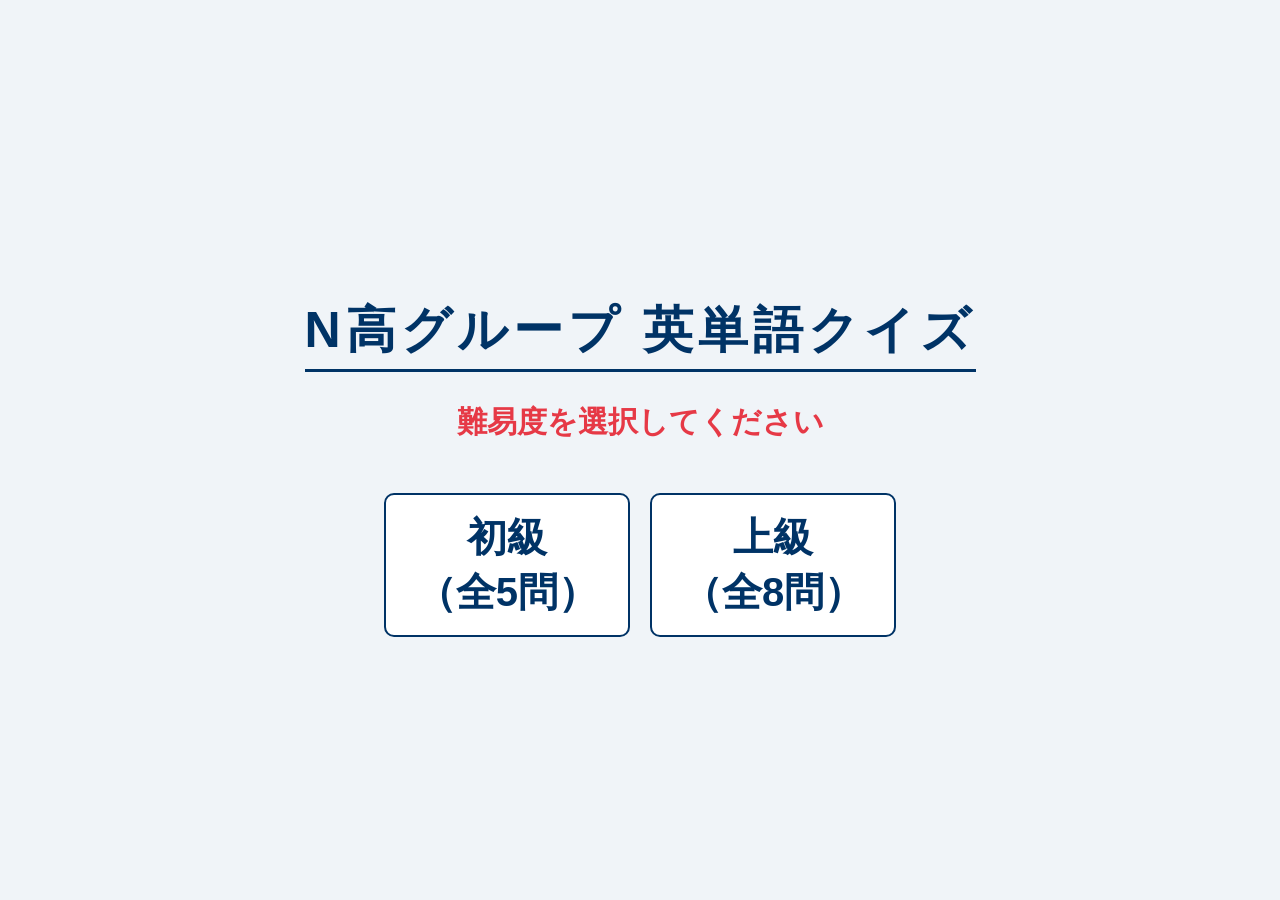
<file: index.html>
<!DOCTYPE html>
<html lang="ja">
<head>
    <meta charset="UTF-8">
    <meta name="viewport" content="width=device-width, initial-scale=1.0">
    <title>N高グループ英単語クイズ</title>
    <link rel="stylesheet" href="css/index.css">
</head>
<body>
    <h1>N高グループ 英単語クイズ</h1>
    <p>難易度を選択してください</p>
<div class="button-group">
    <button onclick="location.href='quiz.html?level=easy'">
        初級<br>（全5問）
    </button>

    <button onclick="location.href='quiz.html?level=hard'">
        上級<br>（全8問）
    </button>
</div>
</body>
</html>
</file>
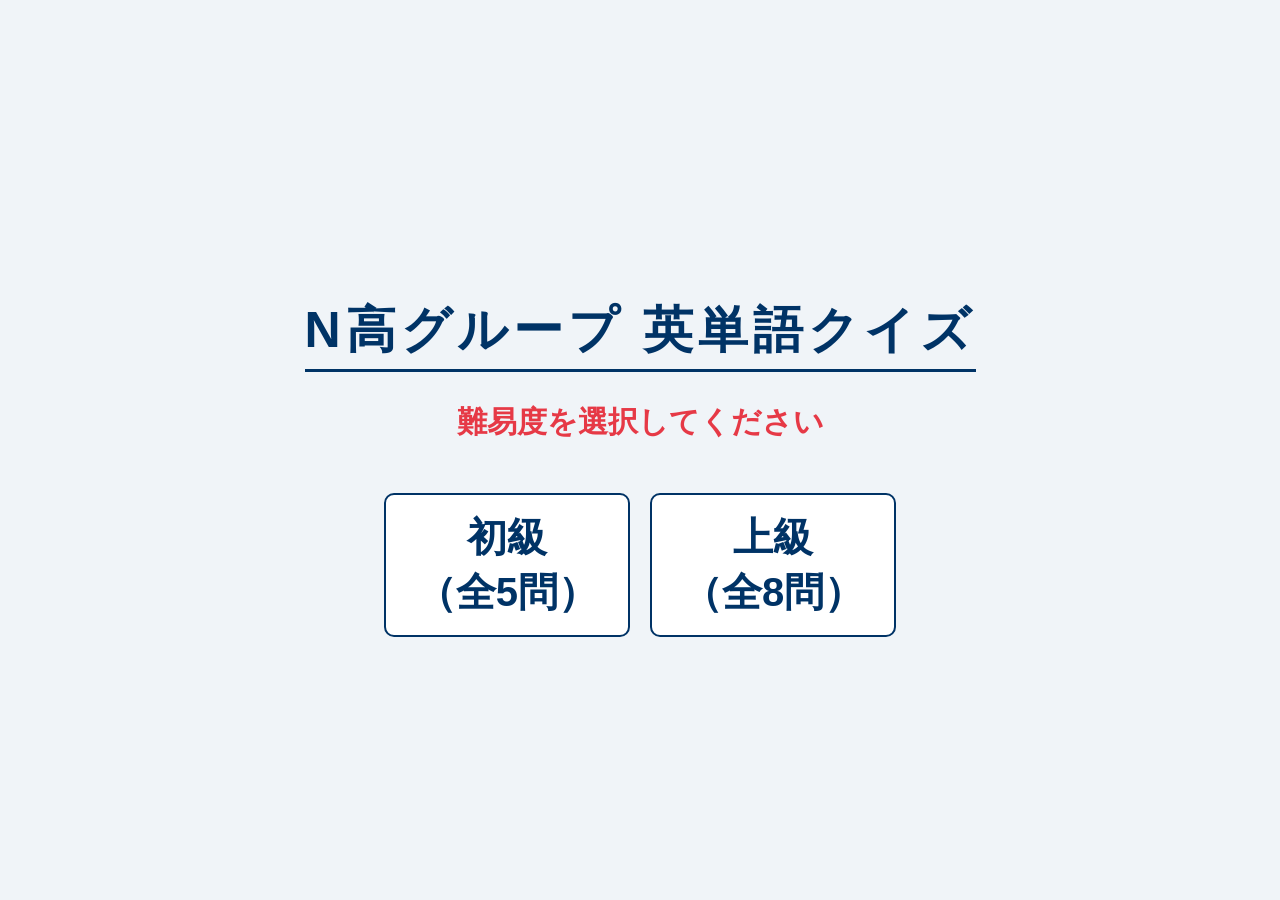
<file: quiz.html>
<!DOCTYPE html>
<html lang="ja">
<head>
    <meta charset="UTF-8">
    <meta name="viewport" content="width=device-width, initial-scale=1.0">
    <title>N高グループ英単語クイズ</title>
    <link rel="stylesheet" href="css/quiz.css">
</head>
<body>
    <h1>N高グループ英単語クイズ</h1>

    <div class="status">
        <p id="timer"></p>
        <p id="progress"></p>
    </div>
        
    <div class="question-box">
        <p id="question"></p>
        <p id="hint"></p>
        <p id="result"></p>
    </div>


    <input type="text" id="answer" placeholder="英単語を入力">
    <button id="checkBtn">回答</button>

    <script src="js/questions.js"></script>
    <script src="js/quiz.js"></script>
</body>
</html>
</file>
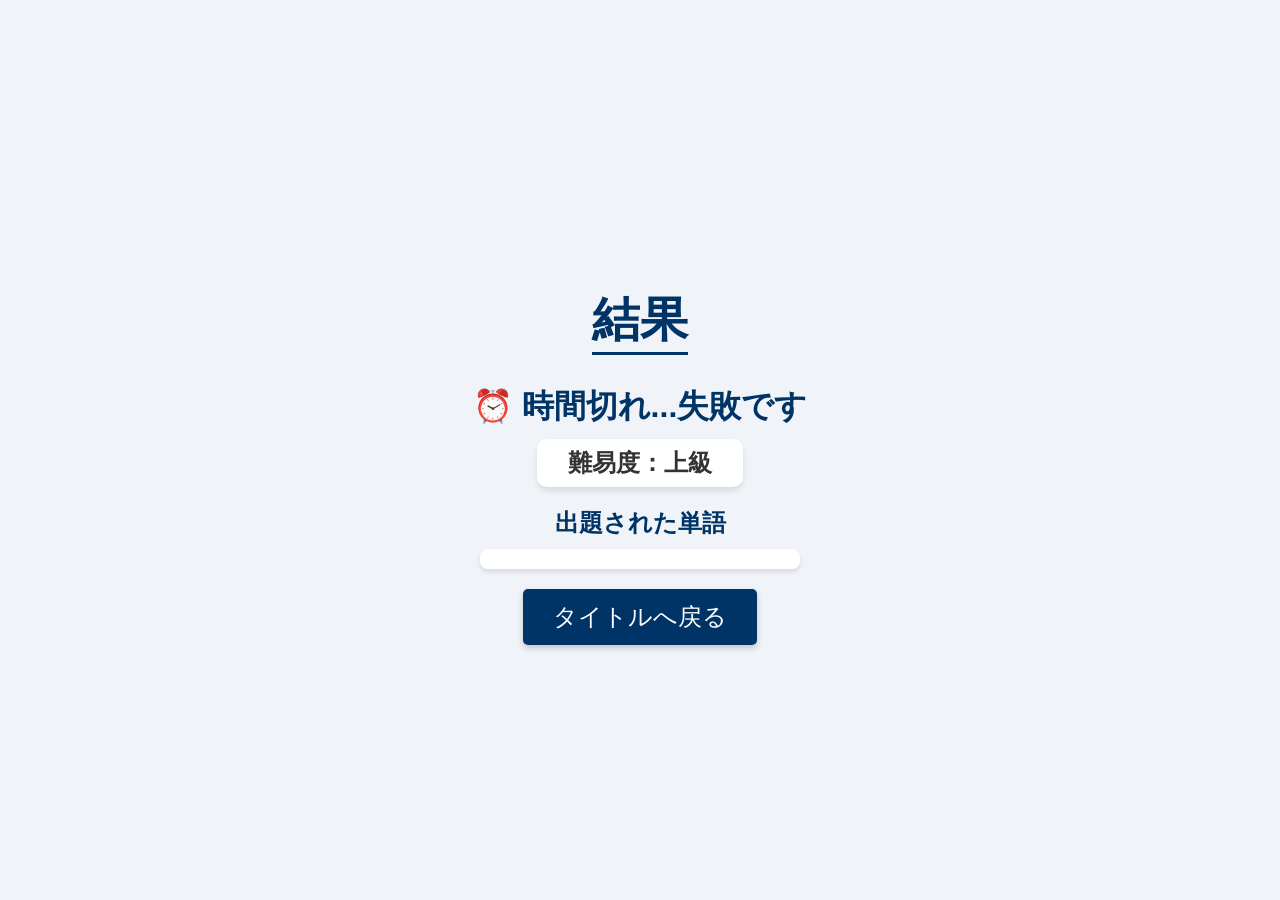
<file: result.html>
<!DOCTYPE html>
<html lang="ja">
<head>
    <meta charset="UTF-8">
    <meta name="viewport" content="width=device-width, initial-scale=1.0">
    <title>N高グループ英単語クイズ</title>
    <link rel="stylesheet" href="css/result.css">
</head>
<body>
    <h1>結果</h1>

    <h2 id="judge"></h2>
    <p id="level"></p>
    
    <h3>出題された単語</h3>
    <ul id="wordList"></ul>

    <button onclick="location.href='index.html'">
        タイトルへ戻る
    </button>

    <script src="js/result.js"></script>
</body>
</html>
</file>
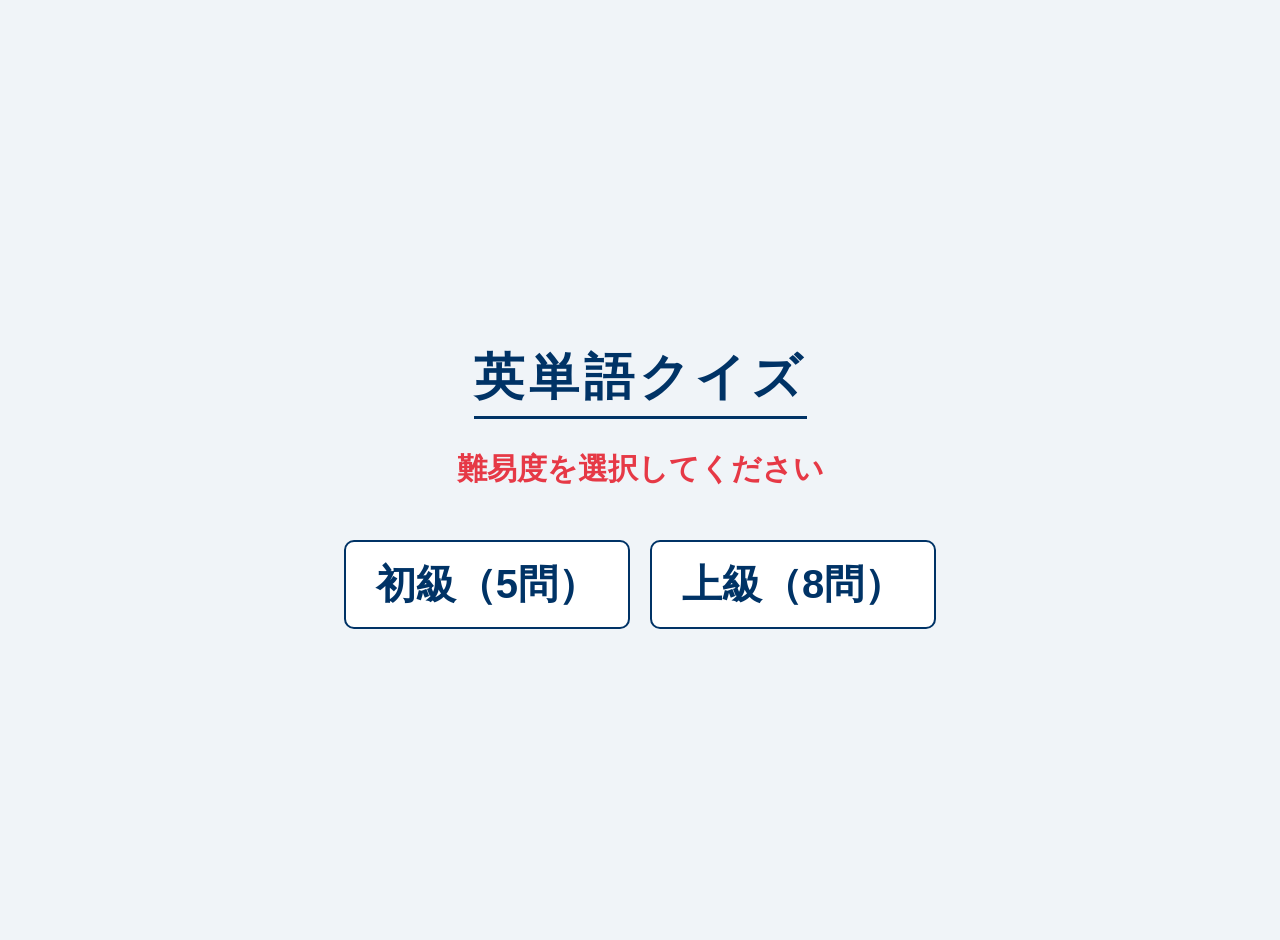
<file: start.html>
<!DOCTYPE html>
<html lang="ja">
<head>
    <meta charset="UTF-8">
    <meta name="viewport" content="width=device-width, initial-scale=1.0">
    <title>N高グループ英単語クイズ</title>
    <link rel="stylesheet" href="css/start.css">
</head>
<body>
    <h1>英単語クイズ</h1>
    <p>難易度を選択してください</p>
<div class="button-group">
    <button onclick="location.href='quiz.html?level=easy'">
        初級（5問）
    </button>

    <button onclick="location.href='quiz.html?level=hard'">
        上級（8問）
    </button>
</div>
</body>
</html>
</file>
<file: css/index.css>
body {
    font-family: 'Helvetica Neue', Arial, "Hiragino Kaku Gothic ProN", "Hiragino Sans", Meiryo, sans-serif;
    background-color: #f0f4f8;
    color: #333;
    display: flex;
    flex-direction: column;
    align-items: center;
    justify-content: center;
    height: 100vh;
    margin: 0;
    padding: 0;
}

h1 {
    color: #003366;
    margin-bottom: 20px;
    border-bottom: 3px solid #003366;
    padding-bottom: 5px;
    font-size: 50px;
    letter-spacing: 5px;
}


p{
    font-size: 30px;
    color: #e63946;
    margin: 10px;
    font-weight: bold;
}

.button-group {
    display: flex;
    flex-direction: row;
    gap: 20px;
    margin-top: 40px;
}

button {
    background-color: #ffffff;
    color: #003366;
    font-size: 40px;
    padding: 15px 30px;
    border: 2px solid #003366;
    border-radius: 10px;
    cursor: pointer;
    font-weight: bold;
}
button:active {
    transform: translateY(2px);
    box-shadow: 0 2px 4px rgba(0,0,0,0.2);
}
</file>
<file: css/quiz.css>
body {
    font-family: 'Helvetica Neue', Arial, "Hiragino Kaku Gothic ProN", "Hiragino Sans", Meiryo, sans-serif;
    background-color: #f0f4f8;
    color: #333;
    display: flex;
    flex-direction: column;
    align-items: center;
    justify-content: center;
    height: 100vh;
    margin: 0;
    padding: 0;
}

h1 {
    color: #003366;
    margin-bottom: 20px;
    border-bottom: 3px solid #003366;
    padding-bottom: 5px;
}

.status {
    padding: 10px 40px;
    font-size: 1.5rem;
    font-weight: bold;
    background: #fff;
    border-radius: 10px;
    box-shadow: 0 4px 6px rgba(0,0,0,0.1);
    text-align: center;
    min-width: 200px;
}

#timer {
    color: #e63939;
}

.question-box {
    position: relative;
    font-size: 1.5rem;
    font-weight: bold;
    margin: 20px 0;
    padding: 20px;
    background: #fff;
    border-radius: 10px;
    box-shadow: 0 4px 6px rgba(0,0,0,0.1);
    width: 100%;
    max-width: 600px;
    text-align: center;
}

#hint {
    color: #666;
    font-style: italic;
    min-height: 1.2em;
}

#result {
    color: #e63939;
    position: absolute;
    top: 50%;
    left: 50%;
    transform: translate(-50%, -50%);
    font-size: 3rem;
    font-weight: bold;
    z-index: 10;
    margin: 0;
}

#result.show {
    animation: fadeIn 0.2s ease forwards;
}

@keyframes fadeIn {
    from {
        opacity: 0;
        transform: translate(-50%, -50%) scale(0.8);
    }
    to {
        opacity: 1;
        transform: translate(-50%, -50%) scale(1);
    }
}



#answer {
    padding: 12px;
    font-size: 1rem;
    border: 2px solid #ccc;
    border-radius: 5px;
    width: 100%;
    max-width: 300px;
    margin-bottom: 10px;
    outline: none;
    transition: border-color 0.3s;
}

#answer:focus {
    border-color: #003366;
}

#checkBtn {
    padding: 12px 30px;
    font-size: 1rem;
    background-color: #003366;
    color: white;
    border: none;
    border-radius: 5px;
    cursor: pointer;
    transition: background-color 0.3s, transform 0.1s;
}

#checkBtn:hover {
    background-color: #00509d;
}

#checkBtn:active {
    transform: scale(0.98);
}
</file>
<file: css/result.css>
body {
    font-family: 'Helvetica Neue', Arial, "Hiragino Kaku Gothic ProN", "Hiragino Sans", Meiryo, sans-serif;
    background-color: #f0f4f8;
    color: #333;
    display: flex;
    flex-direction: column;
    align-items: center;
    justify-content: center;
    height: 100vh;
    margin: 0;
    padding: 0;
}

h1 {
    color: #003366;
    margin-bottom: 20px;
    border-bottom: 3px solid #003366;
    padding-bottom: 0px;
    font-size: 3rem;
}

#judge {
    font-size: 2rem;
    margin: 10px 0;
}

#level {
    font-size: 1.5rem;
    font-weight: bold;
    margin-top: 0px;
    margin-bottom: 10px;
    padding: 8px;
    background: #fff;
    border-radius: 10px;
    box-shadow: 0 4px 6px rgba(0,0,0,0.1);
    width: 100%;
    max-width: 190px;
    text-align: center;
}

h2 {
    color: #003366;
    margin-top: 10px;
    margin-bottom: 0;
    font-size: 2rem;
}

h3 {
    color: #003366;
    margin-top: 10px;
    margin-bottom: 0;
    font-size: 1.5rem;
}

#wordList {
    list-style: none;
    padding: 0;
    margin: 10px 0 20px;
    width: 100%;
    max-width: 300px;
    background: #fff;
    padding: 10px;
    border-radius: 8px;
    box-shadow: 0 3px 5px rgba(0,0,0,0.1);
    text-align: center;
}

#wordList li {
    background: #fff;
    padding: 10px;
    border-radius: 8px;
    box-shadow: 0 3px 5px rgba(0,0,0,0.1);
    text-align: center;
}

button {
    padding: 12px 30px;
    font-size: 1.5rem;
    background-color: #003366;
    color: white;
    border: none;
    border-radius: 5px;
    cursor: pointer;
    transition: background-color 0.3s, transform 0.1s;
    box-shadow: 0 3px 6px rgba(0,0,0,0.2);
}

button:hover {
    background-color: #00509d;
}

button:active {
    transform: scale(0.98);
}

/* 正解・不正解色（JSでclass付与用） */
.correct {
    color: #2a9d8f;
}

.incorrect {
    color: #e63946;
}
</file>
<file: css/start.css>
body {
    font-family: 'Helvetica Neue', Arial, "Hiragino Kaku Gothic ProN", "Hiragino Sans", Meiryo, sans-serif;
    background-color: #f0f4f8;
    color: #333;
    display: flex;
    flex-direction: column;
    align-items: center;
    justify-content: center;
    min-height: 100vh;
    margin: 0;
    padding: 20px;
}
h1 {
    color: #003366; /* N高グループをイメージしたネイビー */
    margin-bottom: 20px;
    border-bottom: 3px solid #003366;
    padding-bottom: 5px;
    font-size: 50px;
    letter-spacing: 5px;
}


p{
    font-family: 'Helvetica Neue', Arial, "Hiragino Kaku Gothic ProN", "Hiragino Sans", Meiryo, sans-serif;
    font-size: 30px;
color: #e63946;
    margin: 10px;
    /* === ここを追加：文字を太くする === */
    font-weight: bold;
}

.button-group {
    display: flex;
    flex-direction: row; /* 横並びにする */
    gap: 20px;           /* ボタンとボタンの間の隙間 */
    margin-top: 40px;    /* 説明文との間の距離 */
}

button {
    font-family: 'Helvetica Neue', Arial, "Hiragino Kaku Gothic ProN", "Hiragino Sans", Meiryo, sans-serif;
    background-color: #ffffff; /* 画像に合わせて白にするのがおすすめ */
    color: #003366;
    font-size: 40px;      /* 横並びにするので少しサイズを調整 */
    padding: 15px 30px;   /* ボタンの内側に余白を作る */
    border: 2px solid #003366; /* 枠線をつけるとボタンらしくなります */
    border-radius: 10px;  /* 角を丸くする */
    cursor: pointer;
    font-weight: bold;
}
</file>
